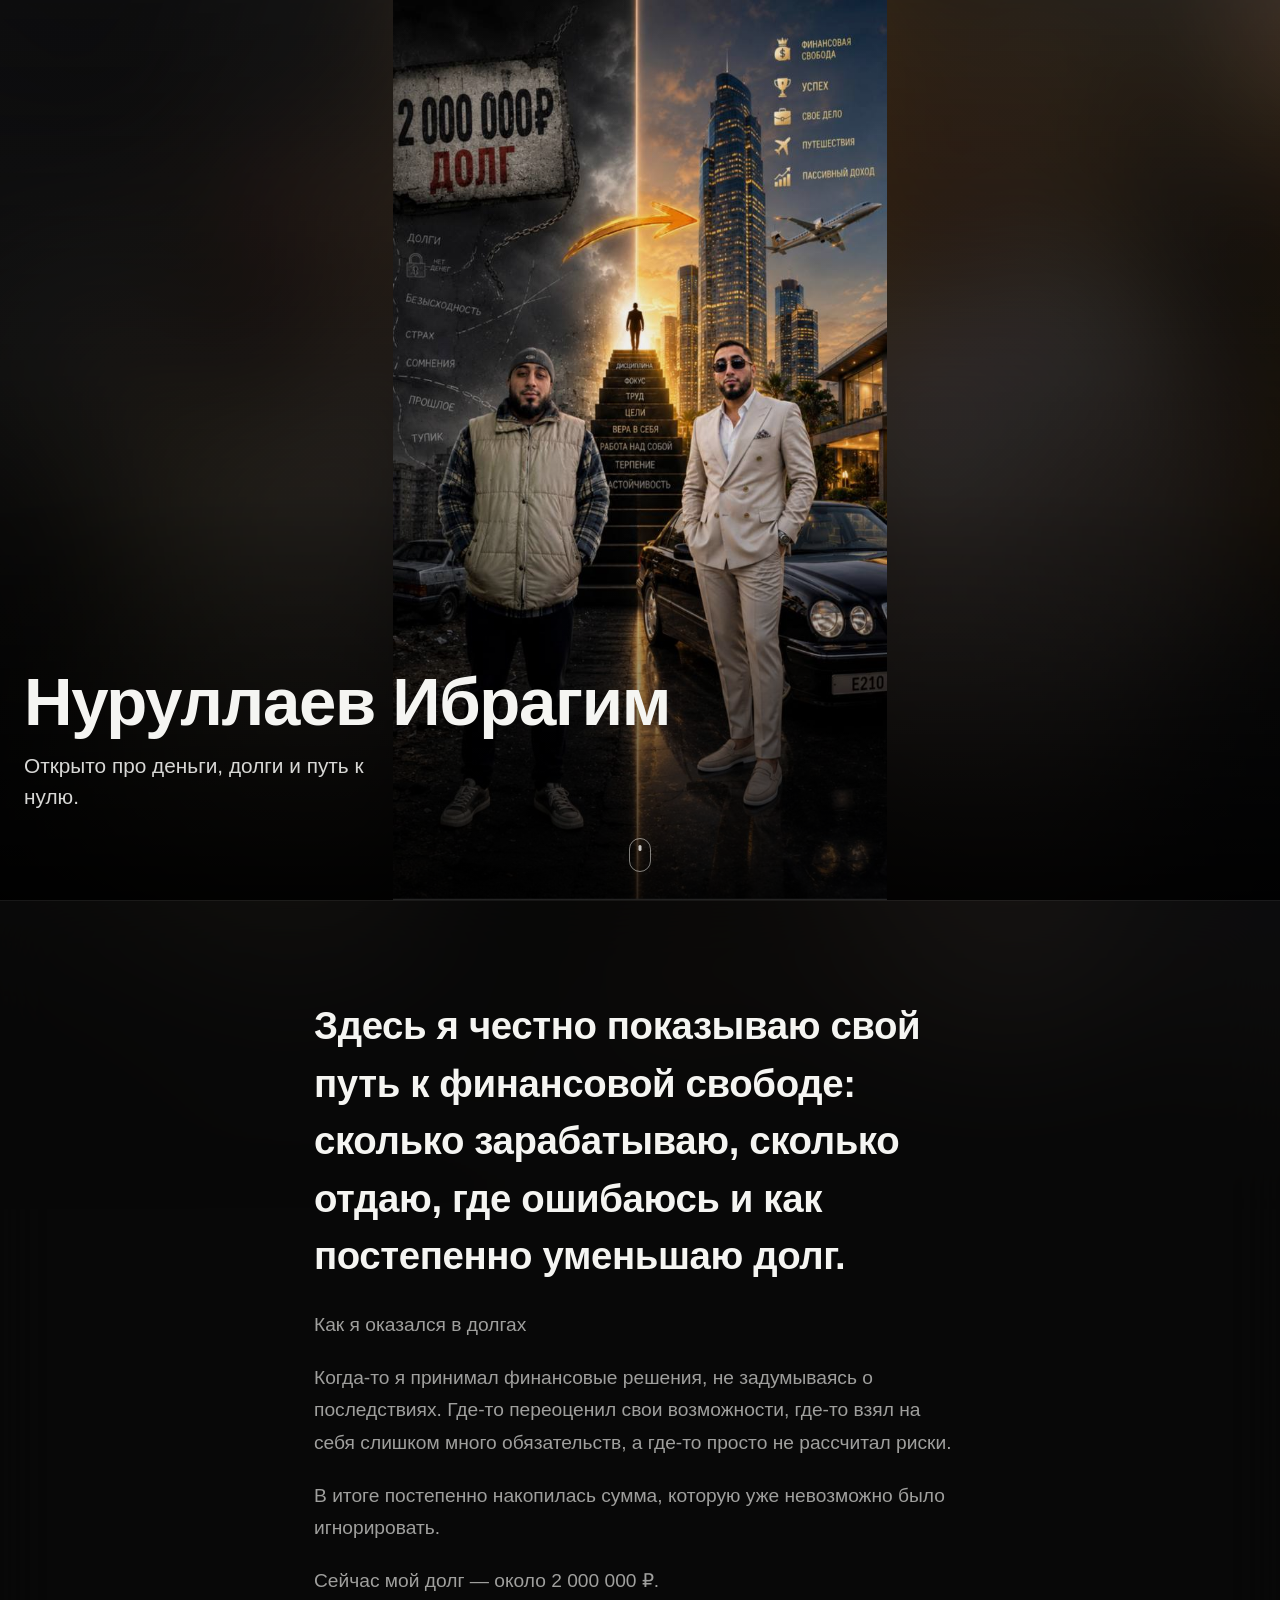
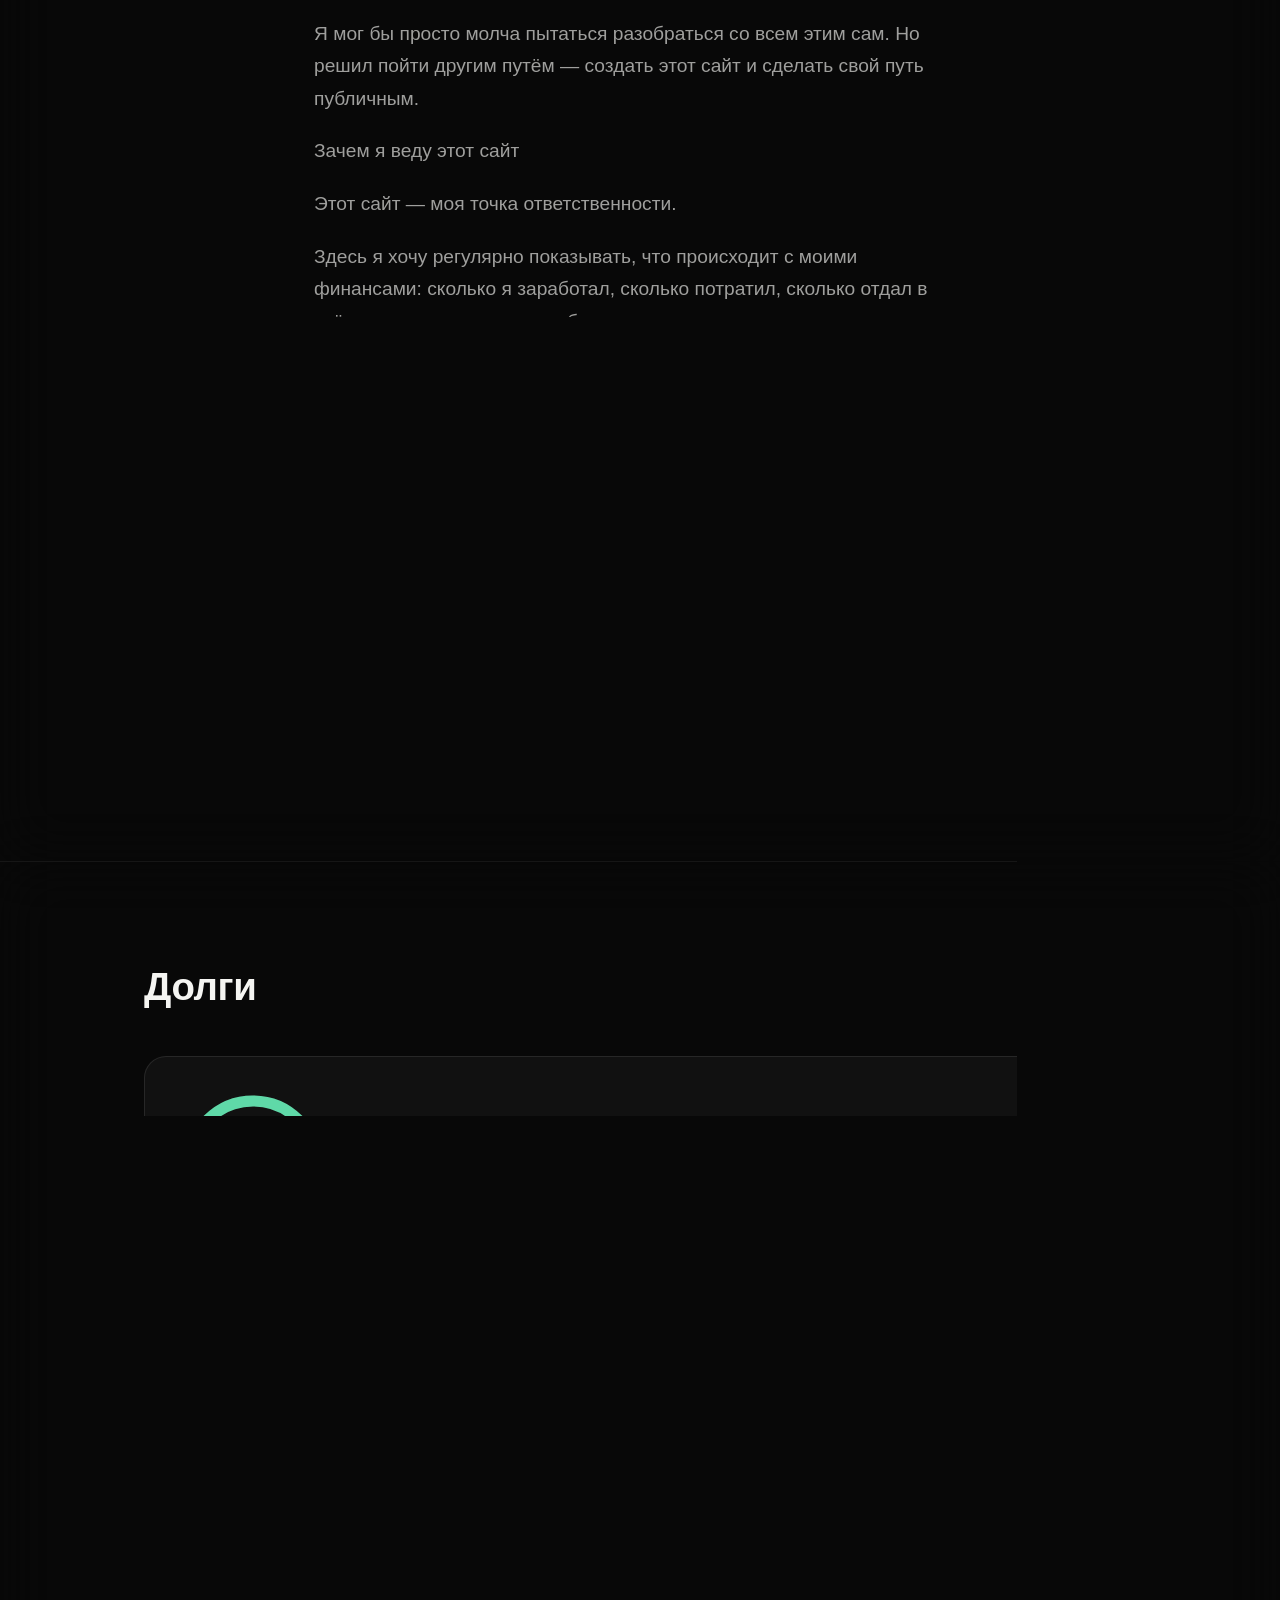
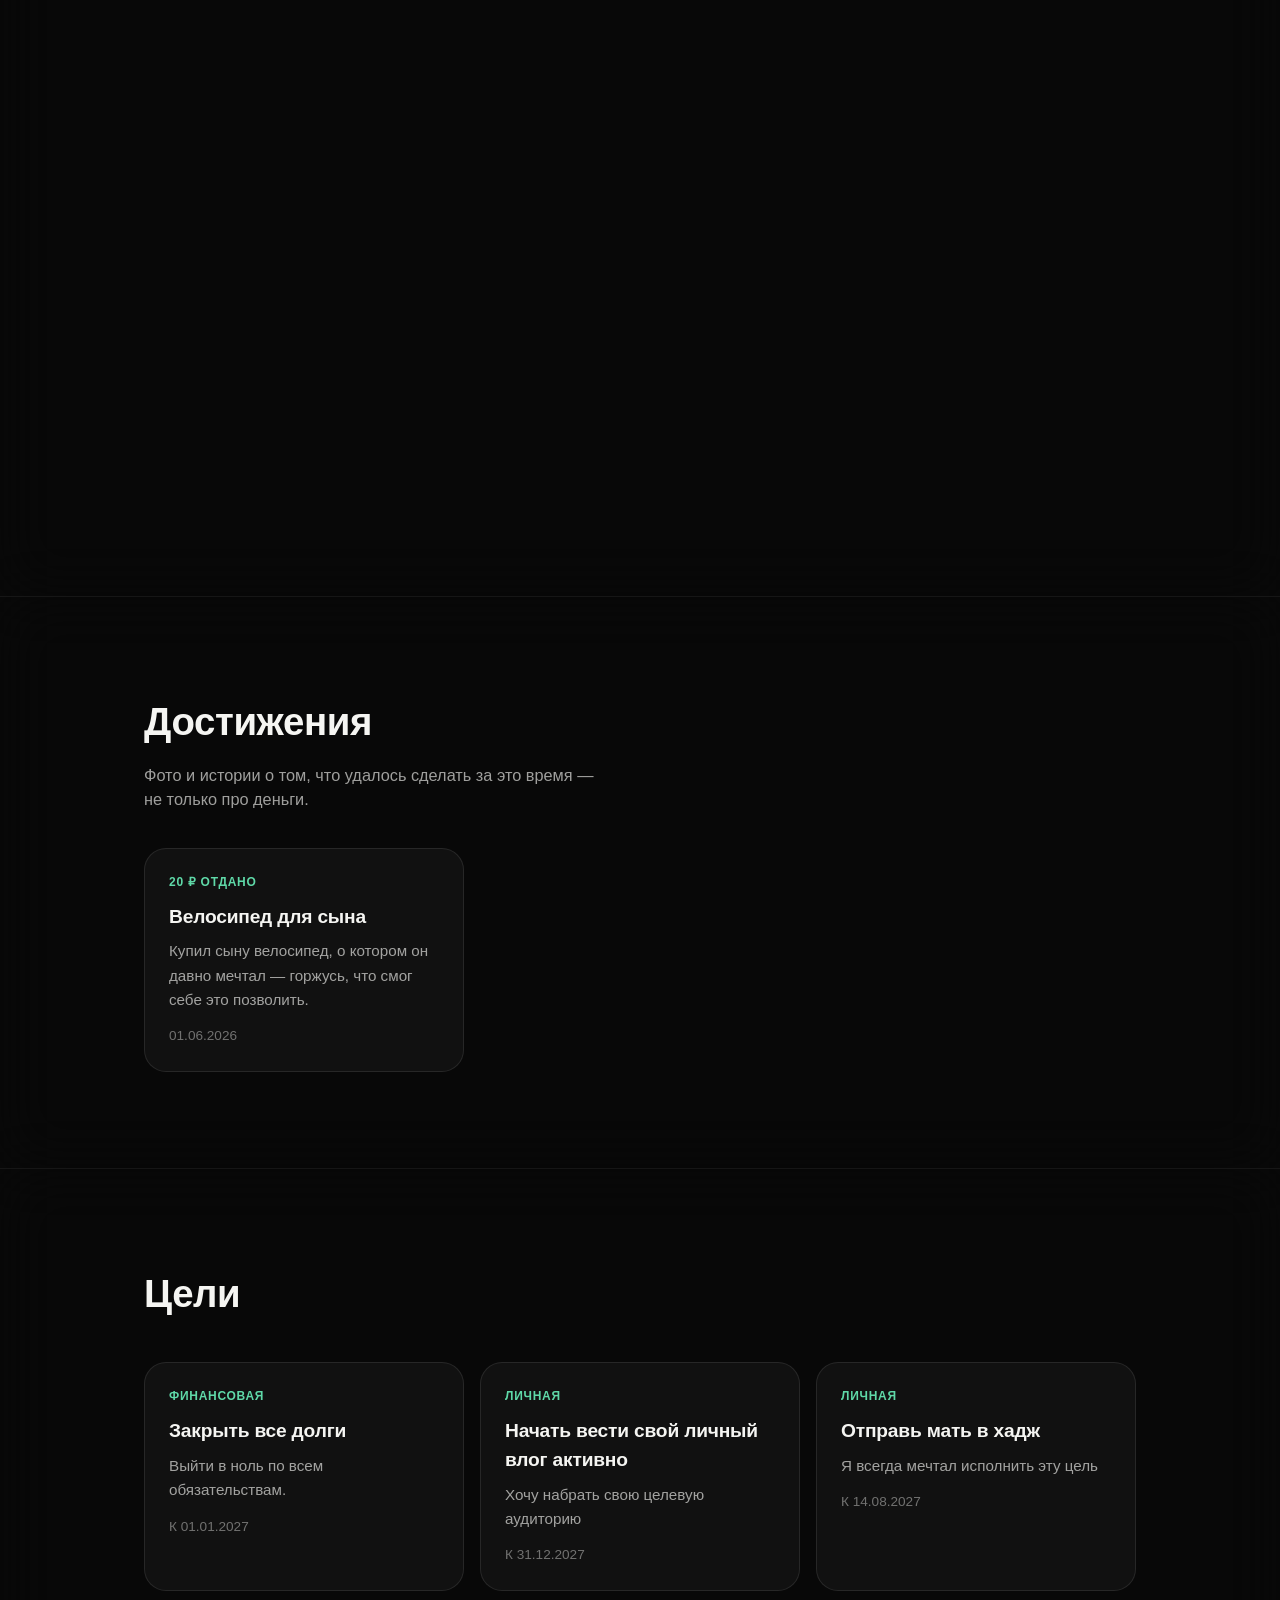
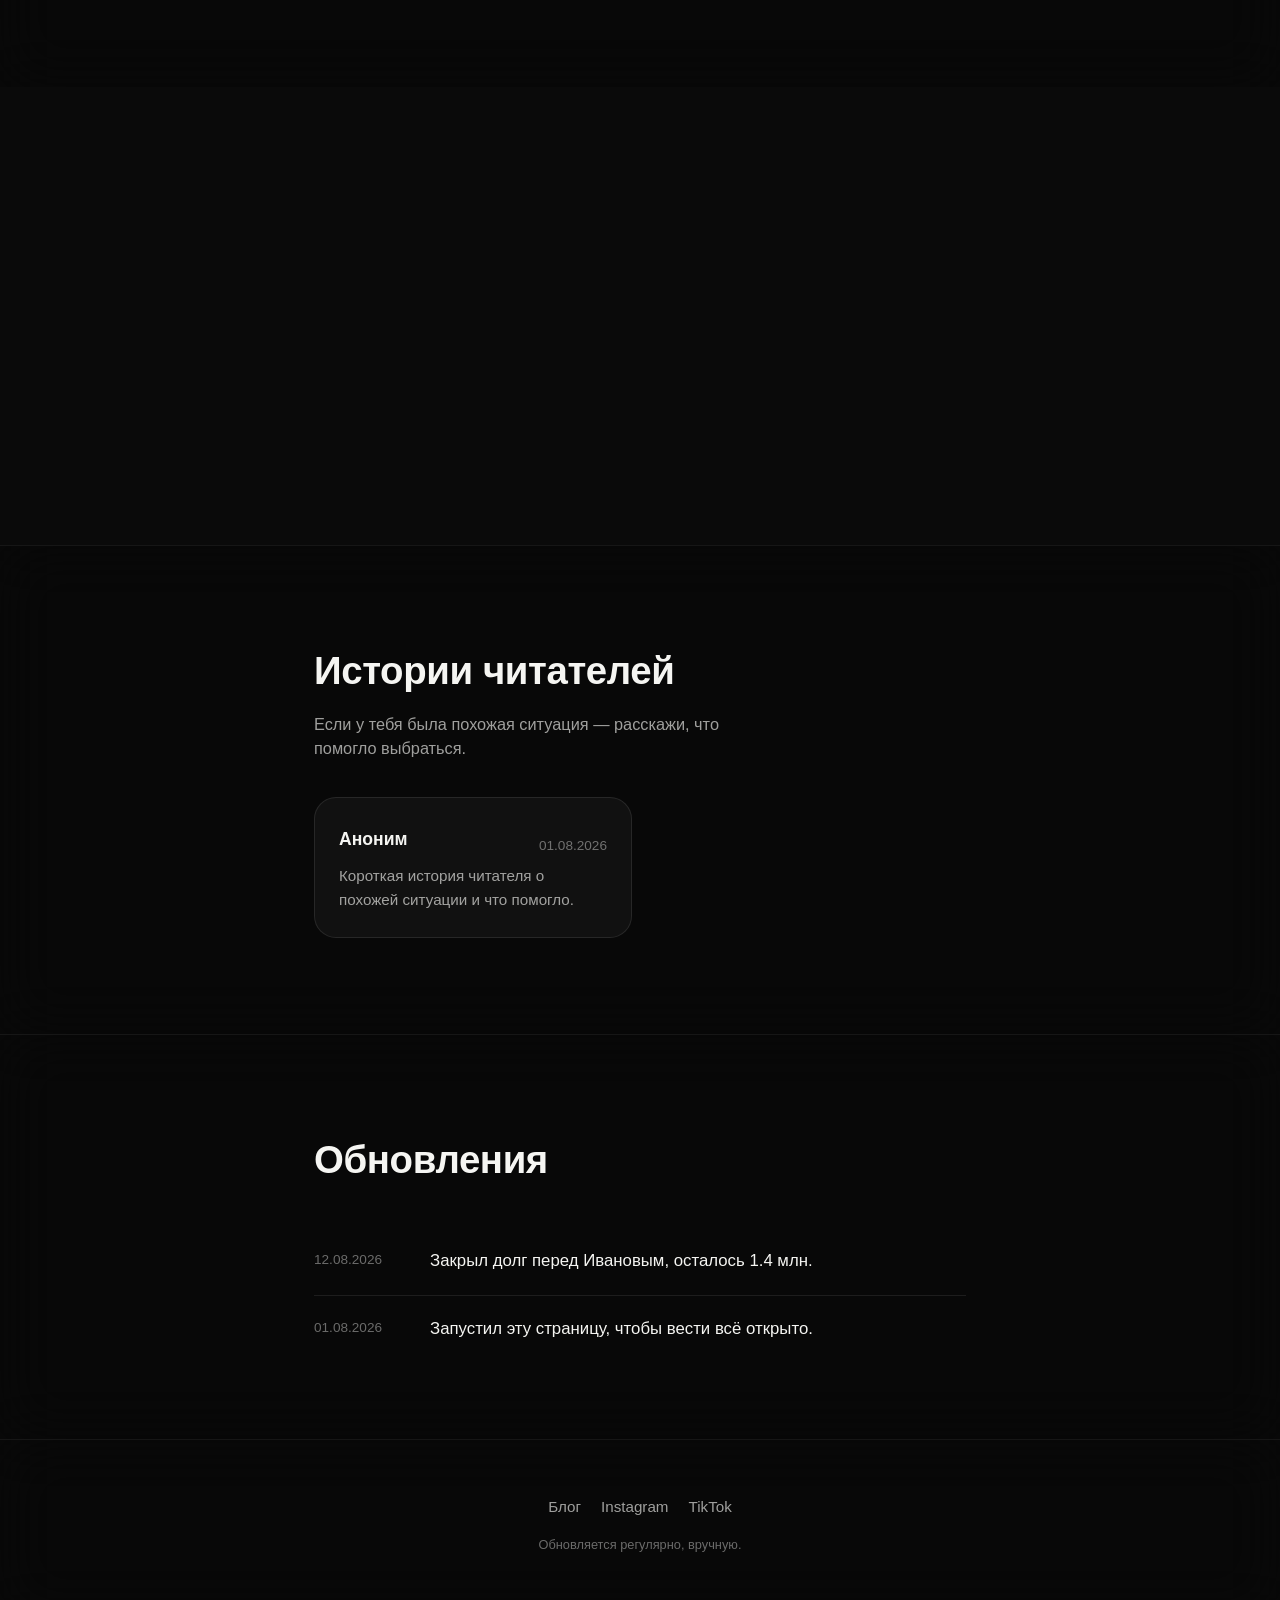
<file: index.html>
<!DOCTYPE html>
<html lang="ru">
<head>
<meta charset="UTF-8">
<meta name="viewport" content="width=device-width, initial-scale=1, viewport-fit=cover">
<title>Путь к нулю</title>
<meta name="description" content="Личная страница о долге, целях и пути к нулю — открыто, без прикрас.">
<link rel="stylesheet" href="style.css">
</head>
<body>

  <!-- Фоновое фото на весь сайт: размытая версия видна под всеми секциями -->
  <div class="bg-ambient" id="bg-ambient"></div>
  <div class="bg-scrim"></div>

  <!-- ===================== НАВИГАЦИЯ ===================== -->
  <nav class="sitenav" id="sitenav">
    <div class="sitenav__inner">
      <a href="#debts">Долги</a>
      <a href="#achievements">Достижения</a>
      <a href="#goals">Цели</a>
      <a href="#qa">Вопросы</a>
      <a href="#stories">Истории</a>
      <a href="#updates">Обновления</a>
    </div>
  </nav>

  <!-- ===================== HERO ===================== -->
  <section class="hero" id="hero">
    <div class="hero__photo-wrap">
      <img class="hero__photo" id="hero-photo" alt="">
    </div>
    <div class="hero__scrim"></div>
    <div class="hero__content">
      <h1 class="hero__name" id="hero-name"></h1>
      <p class="hero__tagline" id="hero-tagline"></p>
    </div>
    <div class="hero__scroll-hint" aria-hidden="true"></div>
  </section>

  <main>

    <!-- ===================== ПОЧЕМУ ===================== -->
    <section class="section section--why reveal" id="why">
      <div class="container container--narrow">
        <h2 class="section__title" id="why-title"></h2>
        <div class="prose" id="why-text"></div>
      </div>
    </section>

    <!-- ===================== ДОЛГИ ===================== -->
    <section class="section section--debts reveal" id="debts">
      <div class="container">
        <h2 class="section__title">Долги</h2>

        <div class="ring-card">
          <div class="ring-wrap">
            <svg class="ring" viewBox="0 0 152 152">
              <circle class="ring__bg" cx="76" cy="76" r="64"></circle>
              <circle class="ring__fill" id="ring-fill" cx="76" cy="76" r="64"></circle>
            </svg>
            <div class="ring__label">
              <span class="ring__percent" id="ring-percent"></span>
              <span class="ring__sub">отдано</span>
            </div>
          </div>
          <div class="ring-stats">
            <span class="ring-stats__paid" id="ring-paid"></span>
            <span class="ring-stats__of">из</span>
            <span class="ring-stats__goal" id="ring-goal"></span>
            <div class="ring-stats__note">Общий прогресс по всем долгам</div>
          </div>
        </div>

        <ul class="cards" id="debts-list"></ul>
      </div>
    </section>

    <!-- ===================== НАГРАДЫ ===================== -->
    <section class="section section--achievements reveal" id="achievements">
      <div class="container">
        <h2 class="section__title">Достижения</h2>
        <p class="section__lead">Фото и истории о том, что удалось сделать за это время — не только про деньги.</p>
        <ul class="cards" id="achievements-list"></ul>
      </div>
    </section>

    <!-- ===================== ЦЕЛИ ===================== -->
    <section class="section section--goals reveal" id="goals">
      <div class="container">
        <h2 class="section__title">Цели</h2>
        <ul class="cards" id="goals-list"></ul>
      </div>
    </section>

    <!-- ===================== ВОПРОСЫ И ОТВЕТЫ ===================== -->
    <section class="section section--qa reveal" id="qa">
      <div class="container container--narrow">
        <h2 class="section__title">Вопросы и ответы</h2>
        <p class="section__lead">Что спрашивают читатели — и мои честные ответы.</p>
        <ul class="qa-list" id="qa-list"></ul>
        <a class="btn-cta" id="qa-cta" target="_blank" rel="noopener">Задать свой вопрос →</a>
      </div>
    </section>

    <!-- ===================== ИСТОРИИ ЧИТАТЕЛЕЙ ===================== -->
    <section class="section section--stories reveal" id="stories">
      <div class="container container--narrow">
        <h2 class="section__title">Истории читателей</h2>
        <p class="section__lead">Если у тебя была похожая ситуация — расскажи, что помогло выбраться.</p>
        <ul class="cards" id="stories-list"></ul>
        <a class="btn-cta" id="stories-cta" target="_blank" rel="noopener">Поделиться своей историей →</a>
      </div>
    </section>

    <!-- ===================== ОБНОВЛЕНИЯ ===================== -->
    <section class="section section--updates reveal" id="updates">
      <div class="container container--narrow">
        <h2 class="section__title">Обновления</h2>
        <ul class="feed" id="updates-list"></ul>
      </div>
    </section>

  </main>

  <!-- ===================== ФУТЕР ===================== -->
  <footer class="footer">
    <div class="container container--narrow footer__inner">
      <nav class="footer__links" id="footer-links"></nav>
      <p class="footer__note">Обновляется регулярно, вручную.</p>
    </div>
  </footer>

  <script src="data.js"></script>
  <script>
    /* Рендер: этот блок только читает SITE_DATA и строит разметку.
       Все значения — из data.js, здесь ничего не хардкодится. */

    const fmtMoney = (n) => new Intl.NumberFormat("ru-RU").format(n) + " ₽";

    const fmtDate = (iso) => {
      const [y, m, d] = iso.split("-");
      return `${d}.${m}.${y}`;
    };

    // ---- Hero ----
    document.getElementById("hero-name").textContent = SITE_DATA.hero.name;
    document.getElementById("hero-tagline").textContent = SITE_DATA.hero.tagline;
    document.getElementById("hero-photo").src = SITE_DATA.hero.backgroundImage;
    document.getElementById("hero-photo").alt = SITE_DATA.hero.name;
    document.getElementById("bg-ambient").style.backgroundImage =
      `url('${SITE_DATA.hero.backgroundImage}')`;

    // ---- Почему ----
    document.getElementById("why-title").textContent = SITE_DATA.why.title;
    const whyText = document.getElementById("why-text");
    SITE_DATA.why.paragraphs.forEach((p) => {
      const el = document.createElement("p");
      el.textContent = p;
      whyText.appendChild(el);
    });

    // ---- Долги: круговой прогресс ----
    const { totalGoal, items: debtItems } = SITE_DATA.debts;
    const totalRemaining = debtItems.reduce((sum, d) => sum + d.remaining, 0);
    const totalPaid = Math.max(totalGoal - totalRemaining, 0);
    const percent = Math.min(Math.round((totalPaid / totalGoal) * 100), 100);

    document.getElementById("ring-paid").textContent = fmtMoney(totalPaid);
    document.getElementById("ring-goal").textContent = fmtMoney(totalGoal);
    document.getElementById("ring-percent").textContent = `${percent}%`;

    const ringFill = document.getElementById("ring-fill");
    const ringRadius = 64;
    const ringCircumference = 2 * Math.PI * ringRadius;
    ringFill.style.strokeDasharray = `${ringCircumference}`;
    ringFill.style.strokeDashoffset = `${ringCircumference}`;
    requestAnimationFrame(() => {
      ringFill.style.strokeDashoffset = `${ringCircumference * (1 - percent / 100)}`;
    });

    // ---- Долги: карточки ----
    const debtsList = document.getElementById("debts-list");
    const statusLabel = { in_progress: "В процессе", closed: "Закрыт" };

    debtItems.forEach((debt) => {
      const li = document.createElement("li");
      li.className = `card card--debt card--${debt.status}`;
      li.innerHTML = `
        <div class="card__row">
          <span class="card__name">${debt.name}</span>
          <span class="card__status card__status--${debt.status}">${statusLabel[debt.status]}</span>
        </div>
        <div class="card__row card__row--amount">
          <span class="card__amount">${fmtMoney(debt.remaining)}</span>
          <span class="card__amount-sub">из ${fmtMoney(debt.amount)}</span>
        </div>
        <div class="card__due">Срок: ${fmtDate(debt.dueDate)}</div>
      `;
      debtsList.appendChild(li);
    });

    // ---- Достижения ----
    const achievementsList = document.getElementById("achievements-list");
    SITE_DATA.achievements.forEach((achievement) => {
      const li = document.createElement("li");
      li.className = "card card--achievement";
      li.innerHTML = `
        ${achievement.photo ? `<img class="card__achievement-photo" src="${achievement.photo}" alt="${achievement.title}">` : ""}
        ${
          achievement.amount
            ? `<div class="card__row"><span class="card__category">${fmtMoney(achievement.amount)} отдано</span></div>`
            : ""
        }
        <div class="card__goal-title">${achievement.title}</div>
        <p class="card__goal-desc">${achievement.description}</p>
        <div class="card__due">${fmtDate(achievement.date)}</div>
      `;
      achievementsList.appendChild(li);
    });

    // ---- Цели ----
    const goalsList = document.getElementById("goals-list");
    SITE_DATA.goals.forEach((goal) => {
      const li = document.createElement("li");
      li.className = "card card--goal";
      li.innerHTML = `
        <div class="card__row">
          <span class="card__category">${goal.category}</span>
        </div>
        <div class="card__goal-title">${goal.title}</div>
        <p class="card__goal-desc">${goal.description}</p>
        <div class="card__due">К ${fmtDate(goal.targetDate)}</div>
      `;
      goalsList.appendChild(li);
    });

    // ---- Вопросы и ответы ----
    const qaList = document.getElementById("qa-list");
    SITE_DATA.community.qa.forEach((item) => {
      const li = document.createElement("li");
      li.className = "qa-item";
      li.innerHTML = `
        <div class="qa-item__q">${item.question}</div>
        <div class="qa-item__a">${item.answer}</div>
      `;
      qaList.appendChild(li);
    });

    // ---- Истории читателей ----
    const storiesList = document.getElementById("stories-list");
    SITE_DATA.community.stories.forEach((story) => {
      const li = document.createElement("li");
      li.className = "card card--story";
      li.innerHTML = `
        <div class="card__row">
          <span class="card__name">${story.name}</span>
          <span class="card__due">${story.date}</span>
        </div>
        <p class="card__goal-desc">${story.text}</p>
      `;
      storiesList.appendChild(li);
    });

    // ---- Кнопки-ссылки на форму сообщества ----
    const formUrl = SITE_DATA.community.formUrl;
    [document.getElementById("qa-cta"), document.getElementById("stories-cta")].forEach((btn) => {
      if (formUrl) {
        btn.href = formUrl;
      } else {
        btn.style.display = "none";
      }
    });

    // ---- Обновления ----
    const updatesList = document.getElementById("updates-list");
    SITE_DATA.updates.forEach((update) => {
      const li = document.createElement("li");
      li.className = "feed__item";
      li.innerHTML = `
        <span class="feed__date">${update.date}</span>
        <span class="feed__text">${update.text}</span>
      `;
      updatesList.appendChild(li);
    });

    // ---- Футер ----
    const footerLinks = document.getElementById("footer-links");
    SITE_DATA.footer.links.forEach((link) => {
      const a = document.createElement("a");
      a.href = link.url;
      a.textContent = link.label;
      a.className = "footer__link";
      a.target = "_blank";
      a.rel = "noopener noreferrer";
      footerLinks.appendChild(a);
    });

    // ---- Плавное появление секций при прокрутке ----
    const revealObserver = new IntersectionObserver(
      (entries) => {
        entries.forEach((entry) => {
          if (entry.isIntersecting) {
            entry.target.classList.add("is-visible");
            revealObserver.unobserve(entry.target);
          }
        });
      },
      { threshold: 0.12 }
    );
    document.querySelectorAll(".reveal").forEach((el) => revealObserver.observe(el));

    // ---- Навигация появляется после hero ----
    const sitenav = document.getElementById("sitenav");
    const heroEl = document.getElementById("hero");
    const navObserver = new IntersectionObserver(
      (entries) => {
        entries.forEach((entry) => {
          sitenav.classList.toggle("sitenav--visible", !entry.isIntersecting);
        });
      },
      { threshold: 0.05 }
    );
    navObserver.observe(heroEl);
  </script>
</body>
</html>
</file>
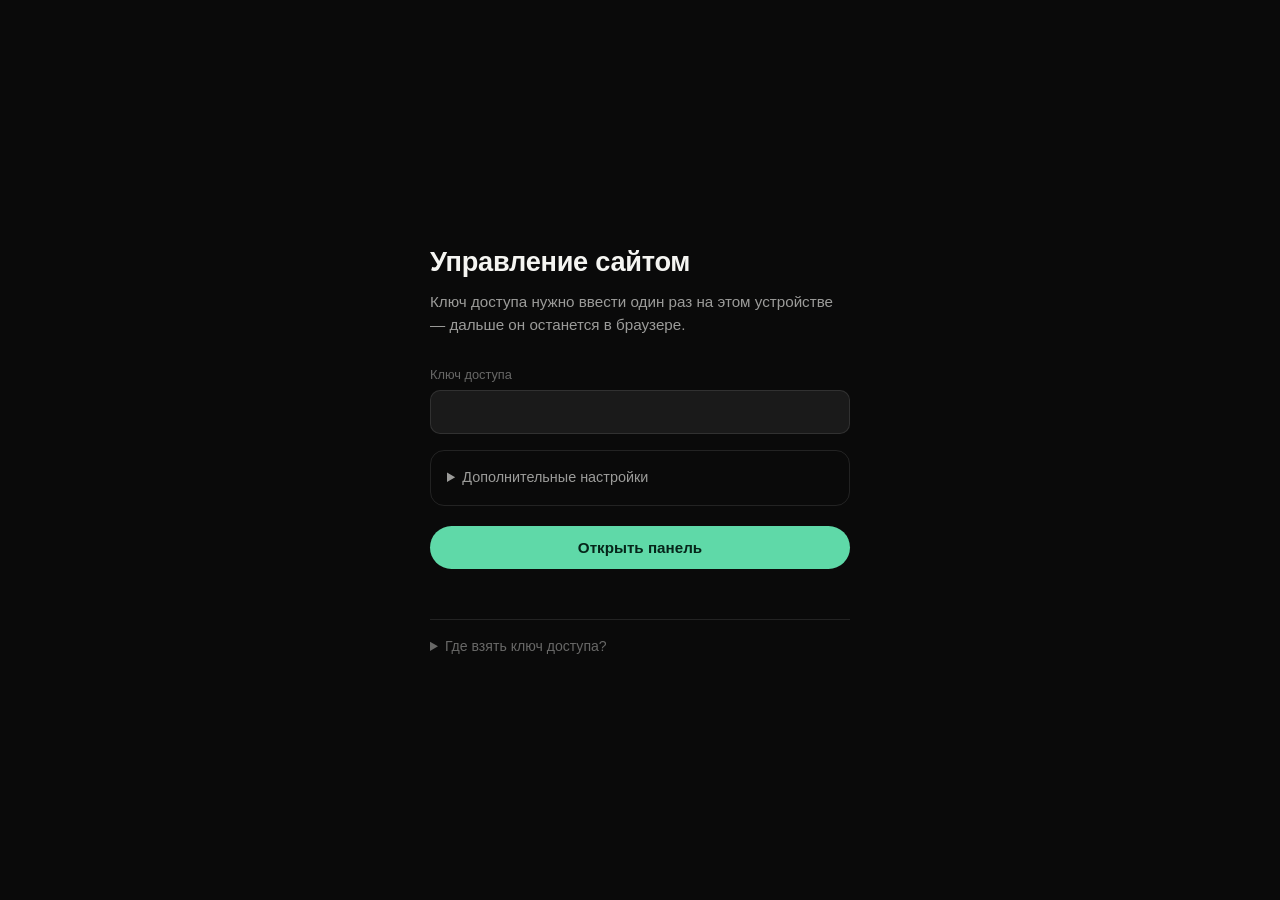
<file: admin.html>
<!DOCTYPE html>
<html lang="ru">
<head>
<meta charset="UTF-8">
<meta name="viewport" content="width=device-width, initial-scale=1">
<meta name="robots" content="noindex, nofollow">
<title>Управление сайтом</title>
<link rel="stylesheet" href="admin.css">
</head>
<body>

  <!-- ===================== ЭКРАН ВХОДА ===================== -->
  <div class="screen" id="screen-login">
    <div class="login-box">
      <h1 class="login-box__title">Управление сайтом</h1>
      <p class="login-box__hint">Ключ доступа нужно ввести один раз на этом устройстве — дальше он останется в браузере.</p>

      <label class="field">
        <span class="field__label">Ключ доступа</span>
        <input type="password" id="in-token" autocomplete="off" spellcheck="false">
      </label>

      <details class="advanced">
        <summary>Дополнительные настройки</summary>
        <label class="field">
          <span class="field__label">Владелец репозитория</span>
          <input type="text" id="in-owner" autocomplete="off" spellcheck="false">
        </label>
        <label class="field">
          <span class="field__label">Название репозитория</span>
          <input type="text" id="in-repo" autocomplete="off" spellcheck="false">
        </label>
        <label class="field">
          <span class="field__label">Ветка</span>
          <input type="text" id="in-branch" autocomplete="off" spellcheck="false" value="main">
        </label>
      </details>

      <button class="btn btn--primary" id="btn-login">Открыть панель</button>
      <p class="login-box__error" id="login-error"></p>

      <details class="howto">
        <summary>Где взять ключ доступа?</summary>
        <ol>
          <li>Открой <a href="https://github.com/settings/personal-access-tokens/new" target="_blank" rel="noopener">github.com/settings/personal-access-tokens/new</a></li>
          <li>В поле «Repository access» выбери «Only select repositories» → укажи этот репозиторий</li>
          <li>В «Permissions» → «Repository permissions» → «Contents» поставь «Read and write»</li>
          <li>Нажми «Generate token» и скопируй ключ — он покажется один раз</li>
        </ol>
      </details>
    </div>
  </div>

  <!-- ===================== ЭКРАН РЕДАКТИРОВАНИЯ ===================== -->
  <div class="screen screen--editor" id="screen-editor" hidden>
    <header class="topbar">
      <span class="topbar__title">Управление сайтом</span>
      <div class="topbar__actions">
        <a class="btn btn--ghost btn--sm" id="link-view-site" href="index.html" target="_blank" rel="noopener">Открыть сайт</a>
        <a class="btn btn--ghost btn--sm" id="link-view-guide" href="guide.html" target="_blank" rel="noopener">Инструкция</a>
        <button class="btn btn--ghost btn--sm" id="btn-logout">Выйти</button>
      </div>
    </header>

    <main class="editor">

      <!-- Фото -->
      <section class="panel">
        <h2 class="panel__title">Фото на главной</h2>
        <div class="photo-row">
          <img id="photo-preview" class="photo-preview" alt="Текущее фото">
          <div class="photo-row__controls">
            <input type="file" id="in-photo-file" accept="image/*">
            <button class="btn btn--secondary" id="btn-save-photo" disabled>Сохранить новое фото</button>
            <p class="field__note" id="photo-status"></p>
          </div>
        </div>
      </section>

      <!-- Шапка -->
      <section class="panel">
        <h2 class="panel__title">Имя и слоган</h2>
        <label class="field">
          <span class="field__label">Имя</span>
          <input type="text" id="in-name">
        </label>
        <label class="field">
          <span class="field__label">Слоган</span>
          <input type="text" id="in-tagline">
        </label>
      </section>

      <!-- Почему -->
      <section class="panel">
        <h2 class="panel__title">Почему я это делаю</h2>
        <label class="field">
          <span class="field__label">Заголовок</span>
          <input type="text" id="in-why-title">
        </label>
        <label class="field">
          <span class="field__label">Текст (каждая строка — отдельный абзац)</span>
          <textarea id="in-why-text" rows="5"></textarea>
        </label>
      </section>

      <!-- Долги -->
      <section class="panel">
        <h2 class="panel__title">Долги</h2>
        <label class="field field--inline">
          <span class="field__label">Общая цель, ₽</span>
          <input type="number" id="in-total-goal" min="0" step="1">
        </label>
        <div class="rows" id="rows-debts"></div>
        <button class="btn btn--dashed" id="btn-add-debt">+ Добавить долг</button>
      </section>

      <!-- Достижения -->
      <section class="panel">
        <h2 class="panel__title">Достижения</h2>
        <p class="field__note">Фото, покупка или просто повод для гордости. Сумма — по желанию, если её не указать, бейдж с деньгами на сайте не появится.</p>
        <div class="rows" id="rows-achievements"></div>
        <button class="btn btn--dashed" id="btn-add-achievement">+ Добавить достижение</button>
      </section>

      <!-- Цели -->
      <section class="panel">
        <h2 class="panel__title">Цели</h2>
        <div class="rows" id="rows-goals"></div>
        <button class="btn btn--dashed" id="btn-add-goal">+ Добавить цель</button>
      </section>

      <!-- Сообщество -->
      <section class="panel">
        <h2 class="panel__title">Форма для вопросов и историй</h2>
        <label class="field">
          <span class="field__label">Ссылка на форму (Google Forms и т.п.)</span>
          <input type="url" id="in-form-url" placeholder="https://forms.gle/...">
        </label>
        <p class="field__note">Читатели присылают вопросы и истории через эту форму. Здесь ниже — уже отобранные вручную ответы, которые появятся на сайте.</p>
      </section>

      <!-- Вопросы и ответы -->
      <section class="panel">
        <h2 class="panel__title">Вопросы и ответы</h2>
        <div class="rows" id="rows-qa"></div>
        <button class="btn btn--dashed" id="btn-add-qa">+ Добавить вопрос-ответ</button>
      </section>

      <!-- Истории читателей -->
      <section class="panel">
        <h2 class="panel__title">Истории читателей</h2>
        <div class="rows" id="rows-stories"></div>
        <button class="btn btn--dashed" id="btn-add-story">+ Добавить историю</button>
      </section>

      <!-- Обновления -->
      <section class="panel">
        <h2 class="panel__title">Лента обновлений</h2>
        <div class="rows" id="rows-updates"></div>
        <button class="btn btn--dashed" id="btn-add-update">+ Добавить запись</button>
      </section>

      <!-- Футер -->
      <section class="panel">
        <h2 class="panel__title">Ссылки в футере</h2>
        <div class="rows" id="rows-links"></div>
        <button class="btn btn--dashed" id="btn-add-link">+ Добавить ссылку</button>
      </section>

    </main>

    <div class="savebar">
      <span class="savebar__status" id="save-status"></span>
      <button class="btn btn--primary" id="btn-save-all">Сохранить изменения</button>
    </div>
  </div>

  <!-- Шаблоны строк -->
  <template id="tpl-debt-row">
    <div class="row">
      <div class="row__grid">
        <label class="field"><span class="field__label">Имя</span><input type="text" data-key="name"></label>
        <label class="field"><span class="field__label">Статус</span>
          <select data-key="status">
            <option value="in_progress">В процессе</option>
            <option value="closed">Закрыт</option>
          </select>
        </label>
        <label class="field"><span class="field__label">Изначально, ₽</span><input type="number" min="0" step="1" data-key="amount"></label>
        <label class="field"><span class="field__label">Осталось, ₽</span><input type="number" min="0" step="1" data-key="remaining"></label>
        <label class="field"><span class="field__label">Срок</span><input type="date" data-key="dueDate"></label>
      </div>
      <button class="btn btn--remove" data-remove>Удалить</button>
    </div>
  </template>

  <template id="tpl-achievement-row">
    <div class="row">
      <div class="row__grid">
        <label class="field field--wide"><span class="field__label">Название</span><input type="text" data-key="title"></label>
        <label class="field field--wide"><span class="field__label">Описание</span><input type="text" data-key="description"></label>
        <label class="field"><span class="field__label">Сумма, ₽ (необязательно)</span><input type="number" min="0" step="1" data-key="amount"></label>
        <label class="field"><span class="field__label">Дата</span><input type="date" data-key="date"></label>
      </div>
      <div class="achievement-photo">
        <img class="achievement-photo__preview" data-photo-preview hidden alt="">
        <div class="achievement-photo__controls">
          <input type="file" accept="image/*" data-photo-input>
          <span class="field__note" data-photo-status></span>
        </div>
        <input type="hidden" data-key="photo">
      </div>
      <button class="btn btn--remove" data-remove>Удалить</button>
    </div>
  </template>

  <template id="tpl-qa-row">
    <div class="row">
      <div class="row__grid">
        <label class="field field--wide"><span class="field__label">Вопрос</span><input type="text" data-key="question"></label>
        <label class="field field--wide"><span class="field__label">Ответ</span><input type="text" data-key="answer"></label>
        <label class="field"><span class="field__label">Дата</span><input type="date" data-key="dateInput"></label>
      </div>
      <button class="btn btn--remove" data-remove>Удалить</button>
    </div>
  </template>

  <template id="tpl-story-row">
    <div class="row">
      <div class="row__grid">
        <label class="field"><span class="field__label">Имя (или «Аноним»)</span><input type="text" data-key="name"></label>
        <label class="field"><span class="field__label">Дата</span><input type="date" data-key="dateInput"></label>
        <label class="field field--wide"><span class="field__label">История</span><input type="text" data-key="text"></label>
      </div>
      <button class="btn btn--remove" data-remove>Удалить</button>
    </div>
  </template>

  <template id="tpl-goal-row">
    <div class="row">
      <div class="row__grid">
        <label class="field"><span class="field__label">Название</span><input type="text" data-key="title"></label>
        <label class="field"><span class="field__label">Категория</span>
          <select data-key="category">
            <option value="финансовая">финансовая</option>
            <option value="личная">личная</option>
          </select>
        </label>
        <label class="field field--wide"><span class="field__label">Описание</span><input type="text" data-key="description"></label>
        <label class="field"><span class="field__label">К дате</span><input type="date" data-key="targetDate"></label>
      </div>
      <button class="btn btn--remove" data-remove>Удалить</button>
    </div>
  </template>

  <template id="tpl-update-row">
    <div class="row">
      <div class="row__grid">
        <label class="field"><span class="field__label">Дата</span><input type="date" data-key="dateInput"></label>
        <label class="field field--wide"><span class="field__label">Запись</span><input type="text" data-key="text"></label>
      </div>
      <button class="btn btn--remove" data-remove>Удалить</button>
    </div>
  </template>

  <template id="tpl-link-row">
    <div class="row">
      <div class="row__grid">
        <label class="field"><span class="field__label">Название</span><input type="text" data-key="label"></label>
        <label class="field field--wide"><span class="field__label">Ссылка</span><input type="url" data-key="url"></label>
      </div>
      <button class="btn btn--remove" data-remove>Удалить</button>
    </div>
  </template>

  <script src="admin.js"></script>
</body>
</html>
</file>
<file: style.css>
/* ==========================================================
   Базовые переменные
   ========================================================== */
:root {
  --bg: #0a0a0a;
  --panel: rgba(8, 8, 8, 0.8);
  --panel-blur: 30px;
  --card-bg: rgba(255, 255, 255, 0.045);
  --card-border: rgba(255, 255, 255, 0.09);
  --card-border-strong: rgba(255, 255, 255, 0.16);
  --text: #f5f5f2;
  --text-secondary: rgba(245, 245, 242, 0.64);
  --text-tertiary: rgba(245, 245, 242, 0.42);
  --accent: #5fd9a8;
  --accent-dim: rgba(95, 217, 168, 0.16);
  --radius: 22px;
  --ease: cubic-bezier(0.22, 1, 0.36, 1);
}

* {
  box-sizing: border-box;
}

html {
  scroll-behavior: smooth;
}

body {
  margin: 0;
  background: var(--bg);
  color: var(--text);
  font-family: -apple-system, BlinkMacSystemFont, "SF Pro Text", "Segoe UI",
    Roboto, Helvetica, Arial, sans-serif;
  -webkit-font-smoothing: antialiased;
  line-height: 1.5;
}

.container {
  width: 100%;
  max-width: 1040px;
  margin: 0 auto;
  padding: 0 24px;
}

.container--narrow {
  max-width: 700px;
}

/* ==========================================================
   Фоновая фотография — на весь сайт
   Размытая и увеличенная копия фото служит фоном под всеми
   секциями (position: fixed, всегда видна при прокрутке).
   ========================================================== */
.bg-ambient {
  position: fixed;
  inset: 0;
  z-index: -2;
  background-size: cover;
  background-position: center;
  transform: scale(1.3);
  filter: blur(56px) saturate(1.15) brightness(0.55);
}

.bg-scrim {
  position: fixed;
  inset: 0;
  z-index: -1;
  background: linear-gradient(
    180deg,
    rgba(0, 0, 0, 0.25) 0%,
    rgba(4, 4, 4, 0.55) 45%,
    rgba(2, 2, 2, 0.75) 100%
  );
}

/* ==========================================================
   Навигация — появляется после прокрутки мимо hero
   ========================================================== */
.sitenav {
  position: fixed;
  top: 0;
  left: 0;
  right: 0;
  z-index: 20;
  display: flex;
  justify-content: center;
  padding: 14px 16px;
  opacity: 0;
  transform: translateY(-14px);
  pointer-events: none;
  transition: opacity 0.4s var(--ease), transform 0.4s var(--ease);
}

.sitenav--visible {
  opacity: 1;
  transform: none;
  pointer-events: auto;
}

.sitenav__inner {
  display: flex;
  gap: 2px;
  max-width: 100%;
  overflow-x: auto;
  padding: 6px;
  background: rgba(10, 10, 10, 0.72);
  backdrop-filter: blur(20px);
  -webkit-backdrop-filter: blur(20px);
  border: 1px solid var(--card-border);
  border-radius: 999px;
  scrollbar-width: none;
}

.sitenav__inner::-webkit-scrollbar {
  display: none;
}

.sitenav__inner a {
  flex: none;
  padding: 8px 16px;
  border-radius: 999px;
  color: var(--text-secondary);
  text-decoration: none;
  font-size: 0.85rem;
  font-weight: 600;
  white-space: nowrap;
  transition: color 0.2s var(--ease), background 0.2s var(--ease);
}

.sitenav__inner a:hover {
  color: var(--text);
  background: rgba(255, 255, 255, 0.07);
}

/* ==========================================================
   HERO — полное, необрезанное фото
   ========================================================== */
.hero {
  position: relative;
  min-height: 100svh;
  display: flex;
  flex-direction: column;
  justify-content: flex-end;
  overflow: hidden;
}

.hero__photo-wrap {
  position: absolute;
  inset: 0;
  z-index: 0;
}

.hero__photo {
  display: block;
  width: 100%;
  height: 100%;
  object-fit: contain;
  object-position: center center;
}

.hero__scrim {
  position: absolute;
  inset: 0;
  z-index: 1;
  background: linear-gradient(
    180deg,
    rgba(0, 0, 0, 0.05) 0%,
    rgba(0, 0, 0, 0.05) 55%,
    rgba(0, 0, 0, 0.82) 100%
  );
}

.hero__content {
  position: relative;
  z-index: 2;
  flex: none;
  padding: 0 24px 88px;
  text-align: left;
}

.hero__name {
  margin: 0 0 12px;
  font-size: clamp(2.4rem, 8vw, 4.2rem);
  font-weight: 700;
  letter-spacing: -0.02em;
  line-height: 1.05;
}

.hero__tagline {
  margin: 0;
  max-width: 34ch;
  font-size: clamp(1.05rem, 3vw, 1.3rem);
  font-weight: 400;
  color: rgba(245, 245, 242, 0.88);
}

.hero__scroll-hint {
  position: absolute;
  z-index: 2;
  left: 50%;
  bottom: 28px;
  width: 22px;
  height: 34px;
  border: 1.5px solid rgba(245, 245, 242, 0.5);
  border-radius: 12px;
  transform: translateX(-50%);
}

.hero__scroll-hint::before {
  content: "";
  position: absolute;
  top: 6px;
  left: 50%;
  width: 3px;
  height: 6px;
  background: rgba(245, 245, 242, 0.8);
  border-radius: 2px;
  transform: translateX(-50%);
  animation: scrollHint 1.8s var(--ease) infinite;
}

@keyframes scrollHint {
  0% {
    opacity: 1;
    transform: translate(-50%, 0);
  }
  70% {
    opacity: 0;
    transform: translate(-50%, 10px);
  }
  100% {
    opacity: 0;
    transform: translate(-50%, 10px);
  }
}

/* ==========================================================
   Секции — стеклянные панели поверх фонового фото
   ========================================================== */
.section {
  position: relative;
  padding: 96px 0;
  background: var(--panel);
  backdrop-filter: blur(var(--panel-blur));
  -webkit-backdrop-filter: blur(var(--panel-blur));
  border-top: 1px solid rgba(255, 255, 255, 0.06);
  scroll-margin-top: 84px;
}

.section__title {
  margin: 0 0 40px;
  font-size: clamp(1.7rem, 4vw, 2.4rem);
  font-weight: 700;
  letter-spacing: -0.01em;
}

.section--why .section__title {
  margin-bottom: 24px;
}

.section__lead {
  margin: -28px 0 36px;
  color: var(--text-secondary);
  font-size: 1.02rem;
  max-width: 50ch;
}

/* ==========================================================
   Проза (текстовые блоки)
   ========================================================== */
.prose p {
  margin: 0 0 20px;
  font-size: clamp(1.05rem, 2.4vw, 1.2rem);
  line-height: 1.7;
  color: var(--text-secondary);
}

.prose p:last-child {
  margin-bottom: 0;
}

/* ==========================================================
   Круговой индикатор прогресса по долгу
   ========================================================== */
.ring-card {
  display: flex;
  align-items: center;
  gap: 32px;
  flex-wrap: wrap;
  padding: 32px;
  margin-bottom: 48px;
  background: var(--card-bg);
  border: 1px solid var(--card-border);
  border-radius: var(--radius);
}

.ring-wrap {
  position: relative;
  width: 152px;
  height: 152px;
  flex: none;
}

.ring {
  width: 100%;
  height: 100%;
  transform: rotate(-90deg);
}

.ring__bg {
  fill: none;
  stroke: rgba(255, 255, 255, 0.09);
  stroke-width: 11;
}

.ring__fill {
  fill: none;
  stroke: var(--accent);
  stroke-width: 11;
  stroke-linecap: round;
  transition: stroke-dashoffset 1.2s var(--ease);
}

.ring__label {
  position: absolute;
  inset: 0;
  display: flex;
  flex-direction: column;
  align-items: center;
  justify-content: center;
  gap: 2px;
}

.ring__percent {
  font-size: 1.7rem;
  font-weight: 700;
  letter-spacing: -0.01em;
  font-variant-numeric: tabular-nums;
}

.ring__sub {
  font-size: 0.68rem;
  color: var(--text-tertiary);
  text-transform: uppercase;
  letter-spacing: 0.08em;
}

.ring-stats {
  flex: 1 1 200px;
  min-width: 200px;
}

.ring-stats__paid {
  font-size: clamp(1.5rem, 4vw, 2rem);
  font-weight: 700;
  color: var(--accent);
  letter-spacing: -0.01em;
}

.ring-stats__of {
  color: var(--text-tertiary);
  font-size: 0.95rem;
  margin: 0 4px;
}

.ring-stats__goal {
  font-size: 1.05rem;
  color: var(--text-secondary);
  font-weight: 500;
}

.ring-stats__note {
  margin-top: 10px;
  font-size: 0.88rem;
  color: var(--text-tertiary);
}

/* ==========================================================
   Карточки (долги / цели) — стеклянный эффект
   ========================================================== */
.cards {
  list-style: none;
  margin: 0;
  padding: 0;
  display: grid;
  grid-template-columns: repeat(auto-fill, minmax(260px, 1fr));
  gap: 16px;
}

.card {
  background: var(--card-bg);
  border: 1px solid var(--card-border);
  border-radius: var(--radius);
  padding: 24px;
  transition: border-color 0.3s var(--ease), transform 0.3s var(--ease);
}

.card:hover {
  border-color: var(--card-border-strong);
  transform: translateY(-2px);
}

.card__row {
  display: flex;
  justify-content: space-between;
  align-items: center;
  gap: 12px;
}

.card__name {
  font-size: 1.1rem;
  font-weight: 600;
}

.card__status {
  font-size: 0.75rem;
  font-weight: 600;
  padding: 4px 10px;
  border-radius: 999px;
  white-space: nowrap;
  letter-spacing: 0.01em;
}

.card__status--in_progress {
  background: rgba(255, 255, 255, 0.08);
  color: var(--text-secondary);
}

.card__status--closed {
  background: var(--accent-dim);
  color: var(--accent);
}

.card--closed {
  opacity: 0.72;
}

.card__row--amount {
  margin-top: 16px;
  align-items: baseline;
  gap: 8px;
}

.card__amount {
  font-size: 1.5rem;
  font-weight: 700;
  letter-spacing: -0.01em;
}

.card__amount-sub {
  font-size: 0.85rem;
  color: var(--text-tertiary);
}

.card__due {
  margin-top: 14px;
  font-size: 0.85rem;
  color: var(--text-tertiary);
}

.card__category {
  font-size: 0.75rem;
  font-weight: 600;
  text-transform: uppercase;
  letter-spacing: 0.06em;
  color: var(--accent);
}

.card__goal-title {
  margin-top: 12px;
  font-size: 1.2rem;
  font-weight: 700;
  letter-spacing: -0.01em;
}

.card__goal-desc {
  margin: 8px 0 0;
  font-size: 0.95rem;
  color: var(--text-secondary);
  line-height: 1.6;
}

.card__achievement-photo {
  display: block;
  width: 100%;
  aspect-ratio: 4 / 3;
  object-fit: cover;
  border-radius: 14px;
  margin-bottom: 16px;
}

/* ==========================================================
   Вопросы и ответы
   ========================================================== */
.qa-list {
  list-style: none;
  margin: 0 0 28px;
  padding: 0;
  display: flex;
  flex-direction: column;
  gap: 14px;
}

.qa-item {
  background: var(--card-bg);
  border: 1px solid var(--card-border);
  border-radius: var(--radius);
  padding: 22px 24px;
}

.qa-item__q {
  font-weight: 700;
  font-size: 1.05rem;
  letter-spacing: -0.005em;
  margin-bottom: 10px;
}

.qa-item__a {
  color: var(--text-secondary);
  font-size: 0.98rem;
  line-height: 1.65;
}

/* ==========================================================
   Кнопка-приглашение (форма сообщества)
   ========================================================== */
.btn-cta {
  display: inline-flex;
  align-items: center;
  gap: 6px;
  padding: 13px 24px;
  border-radius: 999px;
  background: var(--accent-dim);
  color: var(--accent);
  text-decoration: none;
  font-weight: 600;
  font-size: 0.95rem;
  transition: background 0.2s var(--ease), transform 0.15s var(--ease);
}

.btn-cta:hover {
  background: rgba(95, 217, 168, 0.26);
}

.btn-cta:active {
  transform: scale(0.97);
}

/* ==========================================================
   Лента обновлений
   ========================================================== */
.feed {
  list-style: none;
  margin: 0;
  padding: 0;
}

.feed__item {
  display: flex;
  gap: 20px;
  padding: 20px 0;
  border-top: 1px solid var(--card-border);
}

.feed__item:first-child {
  border-top: none;
}

.feed__item:last-child {
  padding-bottom: 0;
}

.feed__date {
  flex: none;
  width: 96px;
  font-size: 0.85rem;
  color: var(--text-tertiary);
  font-variant-numeric: tabular-nums;
  padding-top: 2px;
}

.feed__text {
  font-size: 1.05rem;
  color: var(--text);
  line-height: 1.6;
}

/* ==========================================================
   Футер
   ========================================================== */
.footer {
  position: relative;
  padding: 56px 0 64px;
  background: var(--panel);
  backdrop-filter: blur(var(--panel-blur));
  -webkit-backdrop-filter: blur(var(--panel-blur));
  border-top: 1px solid rgba(255, 255, 255, 0.06);
}

.footer__inner {
  display: flex;
  flex-direction: column;
  align-items: center;
  gap: 16px;
  text-align: center;
}

.footer__links {
  display: flex;
  flex-wrap: wrap;
  justify-content: center;
  gap: 20px;
}

.footer__link {
  color: var(--text-secondary);
  text-decoration: none;
  font-size: 0.95rem;
  font-weight: 500;
  transition: color 0.2s var(--ease);
}

.footer__link:hover {
  color: var(--accent);
}

.footer__note {
  margin: 0;
  font-size: 0.8rem;
  color: var(--text-tertiary);
}

/* ==========================================================
   Плавное появление секций при прокрутке
   ========================================================== */
.reveal {
  opacity: 0;
  transform: translateY(22px);
  transition: opacity 0.8s var(--ease), transform 0.8s var(--ease);
}

.reveal.is-visible {
  opacity: 1;
  transform: none;
}

/* ==========================================================
   Мобильная адаптация
   ========================================================== */
@media (max-width: 480px) {
  .section {
    padding: 64px 0;
  }

  .hero__content {
    padding-bottom: 64px;
  }

  .ring-card {
    flex-direction: column;
    text-align: center;
  }

  .ring-stats {
    text-align: center;
  }

  .cards {
    grid-template-columns: 1fr;
  }

  .feed__item {
    gap: 12px;
  }

  .feed__date {
    width: 76px;
    font-size: 0.78rem;
  }
}

/* Уважение к настройке "меньше анимаций" */
@media (prefers-reduced-motion: reduce) {
  html {
    scroll-behavior: auto;
  }

  .hero__scroll-hint::before {
    animation: none;
  }

  .ring__fill {
    transition: none;
  }

  .reveal {
    opacity: 1;
    transform: none;
    transition: none;
  }
}
</file>
<file: admin.css>
:root {
  --bg: #0a0a0a;
  --panel: #131313;
  --border: rgba(255, 255, 255, 0.1);
  --border-strong: rgba(255, 255, 255, 0.2);
  --text: #f5f5f2;
  --text-secondary: rgba(245, 245, 242, 0.62);
  --text-tertiary: rgba(245, 245, 242, 0.4);
  --accent: #5fd9a8;
  --danger: #e07a6b;
  --radius: 14px;
  --ease: cubic-bezier(0.22, 1, 0.36, 1);
}

* {
  box-sizing: border-box;
}

body {
  margin: 0;
  background: var(--bg);
  color: var(--text);
  font-family: -apple-system, BlinkMacSystemFont, "SF Pro Text", "Segoe UI",
    Roboto, Helvetica, Arial, sans-serif;
  -webkit-font-smoothing: antialiased;
  line-height: 1.5;
}

/* ---------- Экран входа ---------- */
.screen {
  min-height: 100svh;
}

#screen-login[hidden],
#screen-editor[hidden] {
  display: none;
}

#screen-login {
  display: flex;
  align-items: center;
  justify-content: center;
  padding: 24px;
}

.login-box {
  width: 100%;
  max-width: 420px;
}

.login-box__title {
  font-size: 1.7rem;
  font-weight: 700;
  margin: 0 0 8px;
  letter-spacing: -0.01em;
}

.login-box__hint {
  color: var(--text-secondary);
  font-size: 0.95rem;
  margin: 0 0 28px;
  line-height: 1.5;
}

.login-box__error {
  color: var(--danger);
  font-size: 0.88rem;
  min-height: 1.2em;
  margin: 10px 0 0;
}

.advanced {
  margin: 4px 0 20px;
  border: 1px solid var(--border);
  border-radius: var(--radius);
  padding: 4px 16px;
}

.advanced summary {
  cursor: pointer;
  padding: 12px 0;
  font-size: 0.9rem;
  color: var(--text-secondary);
}

.advanced[open] summary {
  padding-bottom: 4px;
}

.howto {
  margin-top: 24px;
  border-top: 1px solid var(--border);
  padding-top: 16px;
}

.howto summary {
  cursor: pointer;
  font-size: 0.88rem;
  color: var(--text-tertiary);
}

.howto ol {
  margin: 14px 0 0;
  padding-left: 20px;
  color: var(--text-secondary);
  font-size: 0.88rem;
  line-height: 1.7;
}

.howto a {
  color: var(--accent);
}

/* ---------- Общие элементы форм ---------- */
.field {
  display: block;
  margin-bottom: 16px;
}

.field--inline {
  max-width: 260px;
}

.field__label {
  display: block;
  font-size: 0.8rem;
  color: var(--text-tertiary);
  margin-bottom: 6px;
}

.field__note {
  font-size: 0.8rem;
  color: var(--text-tertiary);
  margin: 8px 0 0;
  min-height: 1.2em;
}

input[type="text"],
input[type="number"],
input[type="date"],
input[type="password"],
input[type="url"],
textarea,
select {
  width: 100%;
  padding: 12px 14px;
  background: #1a1a1a;
  border: 1px solid var(--border);
  border-radius: 10px;
  color: var(--text);
  font-size: 1rem;
  font-family: inherit;
  transition: border-color 0.2s var(--ease);
}

input:focus,
textarea:focus,
select:focus {
  outline: none;
  border-color: var(--accent);
}

textarea {
  resize: vertical;
  line-height: 1.5;
}

input[type="file"] {
  color: var(--text-secondary);
  font-size: 0.9rem;
}

/* ---------- Кнопки ---------- */
.btn {
  appearance: none;
  border: none;
  cursor: pointer;
  font-family: inherit;
  font-size: 0.95rem;
  font-weight: 600;
  border-radius: 999px;
  padding: 13px 22px;
  transition: transform 0.15s var(--ease), opacity 0.15s var(--ease), background 0.2s var(--ease);
}

.btn:active {
  transform: scale(0.97);
}

.btn:disabled {
  opacity: 0.4;
  cursor: not-allowed;
}

.btn--primary {
  background: var(--accent);
  color: #06251a;
  width: 100%;
}

.btn--secondary {
  background: rgba(95, 217, 168, 0.14);
  color: var(--accent);
}

.btn--ghost {
  background: transparent;
  border: 1px solid var(--border);
  color: var(--text-secondary);
}

.btn--sm {
  padding: 9px 16px;
  font-size: 0.85rem;
}

.btn--dashed {
  background: transparent;
  border: 1.5px dashed var(--border-strong);
  color: var(--text-secondary);
  width: 100%;
}

.btn--remove {
  background: transparent;
  color: var(--danger);
  padding: 8px 14px;
  font-size: 0.85rem;
}

/* ---------- Топбар редактора ---------- */
.topbar {
  position: sticky;
  top: 0;
  z-index: 10;
  display: flex;
  flex-wrap: wrap;
  align-items: center;
  justify-content: space-between;
  row-gap: 10px;
  padding: 14px 20px;
  background: rgba(10, 10, 10, 0.85);
  backdrop-filter: blur(16px);
  -webkit-backdrop-filter: blur(16px);
  border-bottom: 1px solid var(--border);
}

.topbar__title {
  font-weight: 700;
  font-size: 1.05rem;
  white-space: nowrap;
}

.topbar__actions {
  display: flex;
  flex-wrap: wrap;
  justify-content: flex-end;
  gap: 8px;
}

/* ---------- Редактор ---------- */
.editor {
  max-width: 640px;
  margin: 0 auto;
  padding: 24px 20px 40px;
}

.panel {
  background: var(--panel);
  border: 1px solid var(--border);
  border-radius: 18px;
  padding: 22px;
  margin-bottom: 20px;
}

.panel__title {
  font-size: 1.15rem;
  font-weight: 700;
  margin: 0 0 18px;
  letter-spacing: -0.005em;
}

.photo-row {
  display: flex;
  gap: 18px;
  align-items: flex-start;
  flex-wrap: wrap;
}

.photo-preview {
  width: 96px;
  height: 96px;
  object-fit: cover;
  border-radius: 12px;
  background: #1a1a1a;
  border: 1px solid var(--border);
  flex: none;
}

.photo-row__controls {
  flex: 1 1 200px;
  min-width: 200px;
}

.photo-row__controls input[type="file"] {
  margin-bottom: 12px;
}

/* ---------- Динамические строки ---------- */
.rows {
  display: flex;
  flex-direction: column;
  gap: 14px;
  margin-bottom: 14px;
}

.row {
  background: rgba(255, 255, 255, 0.03);
  border: 1px solid var(--border);
  border-radius: 12px;
  padding: 16px 16px 6px;
}

.row__grid {
  display: grid;
  grid-template-columns: 1fr 1fr;
  gap: 0 12px;
}

.row__grid .field--wide {
  grid-column: 1 / -1;
}

.achievement-photo {
  display: flex;
  align-items: center;
  gap: 12px;
  margin: 4px 0 14px;
}

.achievement-photo__preview {
  width: 56px;
  height: 56px;
  object-fit: cover;
  border-radius: 10px;
  border: 1px solid var(--border);
  flex: none;
}

.achievement-photo__controls {
  flex: 1;
  min-width: 0;
}

.achievement-photo__controls input[type="file"] {
  font-size: 0.82rem;
  max-width: 100%;
}

/* ---------- Нижняя панель сохранения ---------- */
.savebar {
  position: sticky;
  bottom: 0;
  display: flex;
  align-items: center;
  justify-content: space-between;
  gap: 16px;
  padding: 14px 20px;
  background: rgba(10, 10, 10, 0.9);
  backdrop-filter: blur(16px);
  -webkit-backdrop-filter: blur(16px);
  border-top: 1px solid var(--border);
}

.savebar .btn--primary {
  width: auto;
  flex: none;
}

.savebar__status {
  font-size: 0.85rem;
  color: var(--text-tertiary);
}

.savebar__status--ok {
  color: var(--accent);
}

.savebar__status--error {
  color: var(--danger);
}

@media (max-width: 480px) {
  .row__grid {
    grid-template-columns: 1fr;
  }
}
</file>
